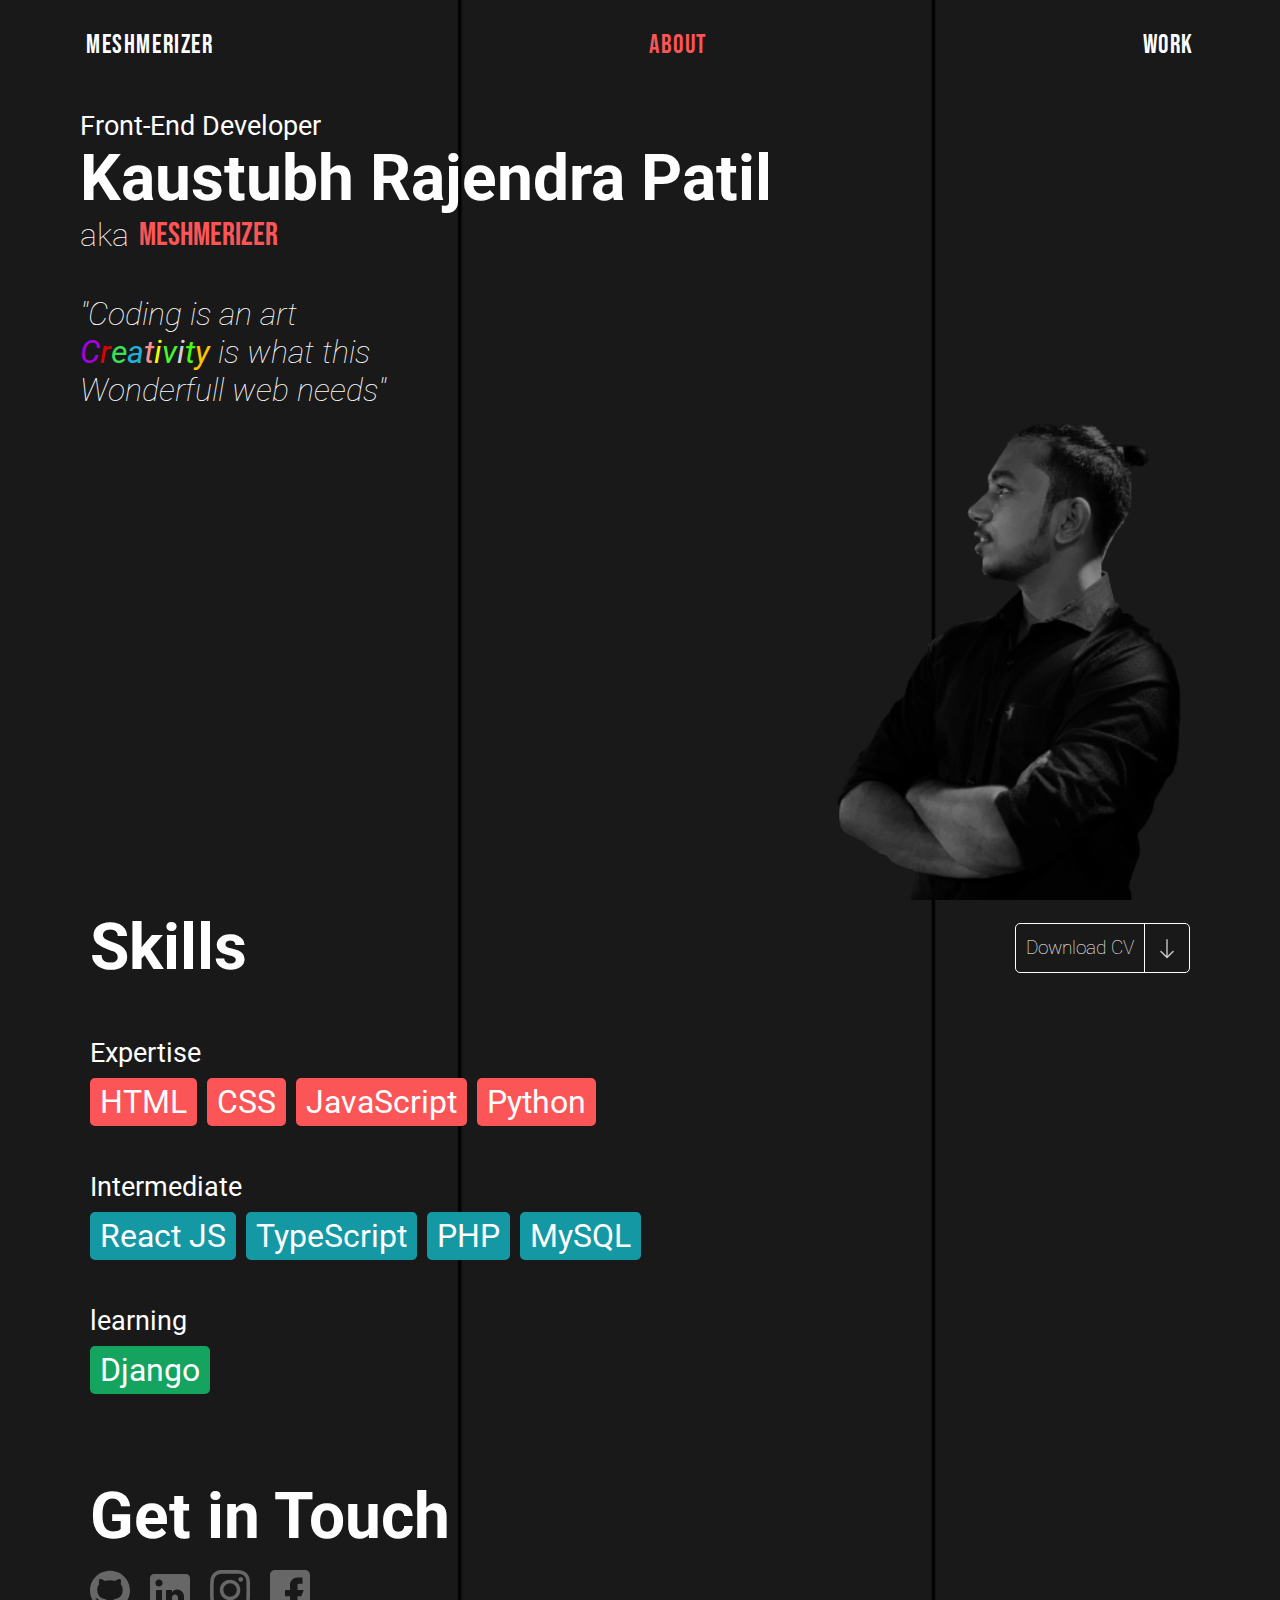
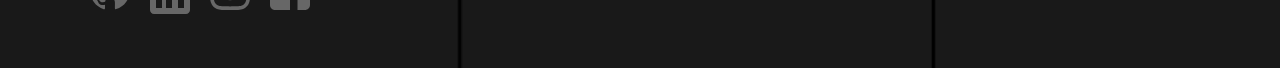
<file: about.html>
<!DOCTYPE html>
<html lang="en">
  <head>
    <meta charset="UTF-8" />
    <meta http-equiv="X-UA-Compatible" content="IE=edge" />
    <meta name="viewport" content="width=device-width, initial-scale=1.0" />

    <link rel="stylesheet" href="about.css" />

    <!-- fonts -->
    <link rel="preconnect" href="https://fonts.gstatic.com" />
    <link
      href="https://fonts.googleapis.com/css2?family=Bebas+Neue&display=swap"
      rel="stylesheet"
    />

    <link rel="preconnect" href="https://fonts.gstatic.com" />
    <link
      href="https://fonts.googleapis.com/css2?family=Roboto:ital,wght@0,100;0,300;0,400;0,500;1,100;1,300;1,400;1,500;1,700&display=swap"
      rel="stylesheet"
    />

    <title>About Me</title>
  </head>
  <body>
    <div class="container">
      <div class="navbar">
        <a class="nav_item1" href="index.html">Meshmerizer</a>
        <a class="nav_item2" href="about.html">ABOUT</a>
        <a class="nav_item3" href="work.html">WORK</a>
      </div>

      <div class="about_me_section">
        <div class="names">
          <div class="post">
            <h5>Front-End Developer</h5>
          </div>
          <div class="name">
            <h1>Kaustubh Rajendra Patil</h1>
          </div>
          <div class="igname">
            <p class="aka">aka</p>
            <p class="igname_brand">meshmerizer</p>
          </div>
        </div>
        <div class="proverb">
          <p>"Coding is an art</p>
          <p>
            <span class="creativity c1">C</span
            ><span class="creativity c2">r</span
            ><span class="creativity c3">e</span
            ><span class="creativity c4">a</span
            ><span class="creativity c5">t</span
            ><span class="creativity c6">i</span
            ><span class="creativity c7">v</span
            ><span class="creativity c8">i</span
            ><span class="creativity c9">t</span
            ><span class="creativity c10">y</span>
            is what this
          </p>
          <p>Wonderfull web needs"</p>
        </div>
        <div class="photo">
          <img src="images/black_edited.png" alt="my photo" />
        </div>
      </div>

      <div class="skills">
        <div class="headContainer">
          <h1>Skills</h1>
          <a class="download_link" target="_blank" href="docs/resume.pdf">
            <div class="download">
              <div class="downlaod_button">
                <p>Download CV</p>
              </div>
              <div class="download_icon">
                <?xml version="1.0" encoding="iso-8859-1"?>
                <svg
                  version="1.1"
                  id="Capa_1"
                  xmlns="http://www.w3.org/2000/svg"
                  xmlns:xlink="http://www.w3.org/1999/xlink"
                  x="0px"
                  y="0px"
                  viewBox="0 0 31.49 31.49"
                  style="enable-background: new 0 0 31.49 31.49"
                  xml:space="preserve"
                >
                  <path
                    style="fill: #cccccc"
                    d="M21.205,5.007c-0.429-0.444-1.143-0.444-1.587,0c-0.429,0.429-0.429,1.143,0,1.571l8.047,8.047H1.111
                                C0.492,14.626,0,15.118,0,15.737c0,0.619,0.492,1.127,1.111,1.127h26.554l-8.047,8.032c-0.429,0.444-0.429,1.159,0,1.587
                                c0.444,0.444,1.159,0.444,1.587,0l9.952-9.952c0.444-0.429,0.444-1.143,0-1.571L21.205,5.007z"
                  />
                </svg>
              </div>
            </div>
          </a>
        </div>
        <div class="expertise">
          <h5>Expertise</h5>
          <div class="skill_buttons expertise_buttons">
            <div class="skill_button red">HTML</div>
            <div class="skill_button red">CSS</div>
            <div class="skill_button red">JavaScript</div>
            <div class="skill_button red">Python</div>
          </div>
        </div>
        <div class="intermediate">
          <h5>Intermediate</h5>
          <div class="skill_buttons intermediate_buttons">
            <div class="skill_button blue">React JS</div>
            <div class="skill_button blue">TypeScript</div>
            <div class="skill_button blue">PHP</div>
            <div class="skill_button blue">MySQL</div>
          </div>
        </div>
        <div class="learning">
          <h5>learning</h5>
          <div class="skill_buttons learning_buttons">
            <div class="skill_button green">Django</div>
          </div>
        </div>
      </div>

      <div class="contact">
        <h1>Get in Touch</h1>
        <div class="icons_container">
          <a target="_blank" href="https://github.com/pkaustubh401"
            ><svg
              class="icon icon1"
              enable-background="new 0 0 24 24"
              height="40"
              viewBox="0 0 24 24"
              width="40"
              xmlns="http://www.w3.org/2000/svg"
            >
              <path
                d="m12 .5c-6.63 0-12 5.28-12 11.792 0 5.211 3.438 9.63 8.205 11.188.6.111.82-.254.82-.567 0-.28-.01-1.022-.015-2.005-3.338.711-4.042-1.582-4.042-1.582-.546-1.361-1.335-1.725-1.335-1.725-1.087-.731.084-.716.084-.716 1.205.082 1.838 1.215 1.838 1.215 1.07 1.803 2.809 1.282 3.495.981.108-.763.417-1.282.76-1.577-2.665-.295-5.466-1.309-5.466-5.827 0-1.287.465-2.339 1.235-3.164-.135-.298-.54-1.497.105-3.121 0 0 1.005-.316 3.3 1.209.96-.262 1.98-.392 3-.398 1.02.006 2.04.136 3 .398 2.28-1.525 3.285-1.209 3.285-1.209.645 1.624.24 2.823.12 3.121.765.825 1.23 1.877 1.23 3.164 0 4.53-2.805 5.527-5.475 5.817.42.354.81 1.077.81 2.182 0 1.578-.015 2.846-.015 3.229 0 .309.21.678.825.56 4.801-1.548 8.236-5.97 8.236-11.173 0-6.512-5.373-11.792-12-11.792z"
              />
            </svg>
          </a>

          <a
            class="icon icon2"
            target="_blank"
            href="https://www.linkedin.com/in/kaustubh-patil-532325171/"
          >
            <?xml version="1.0" encoding="iso-8859-1"?>

            <!DOCTYPE svg PUBLIC "-//W3C//DTD SVG 1.1//EN" "http://www.w3.org/Graphics/SVG/1.1/DTD/svg11.dtd">
            <svg
              version="1.1"
              id="Capa_1"
              xmlns="http://www.w3.org/2000/svg"
              xmlns:xlink="http://www.w3.org/1999/xlink"
              x="0px"
              y="0px"
              width="40px"
              height="40px"
              viewBox="0 0 510 510"
              style="enable-background: new 0 0 510 510"
              xml:space="preserve"
            >
              <g>
                <g id="post-linkedin">
                  <path
                    d="M459,0H51C22.95,0,0,22.95,0,51v408c0,28.05,22.95,51,51,51h408c28.05,0,51-22.95,51-51V51C510,22.95,487.05,0,459,0z
			         M153,433.5H76.5V204H153V433.5z M114.75,160.65c-25.5,0-45.9-20.4-45.9-45.9s20.4-45.9,45.9-45.9s45.9,20.4,45.9,45.9
			        S140.25,160.65,114.75,160.65z M433.5,433.5H357V298.35c0-20.399-17.85-38.25-38.25-38.25s-38.25,17.851-38.25,38.25V433.5H204
			        V204h76.5v30.6c12.75-20.4,40.8-35.7,63.75-35.7c48.45,0,89.25,40.8,89.25,89.25V433.5z"
                  />
                </g>
              </g>
            </svg>
          </a>

          <a target="_blank" href="https://www.instagram.com/meshmerizer.dev/">
            <svg
              class="icon icon3"
              height="40"
              viewBox="0 0 511 511.9"
              width="40"
              xmlns="http://www.w3.org/2000/svg"
            >
              <path
                d="m510.949219 150.5c-1.199219-27.199219-5.597657-45.898438-11.898438-62.101562-6.5-17.199219-16.5-32.597657-29.601562-45.398438-12.800781-13-28.300781-23.101562-45.300781-29.5-16.296876-6.300781-34.898438-10.699219-62.097657-11.898438-27.402343-1.300781-36.101562-1.601562-105.601562-1.601562s-78.199219.300781-105.5 1.5c-27.199219 1.199219-45.898438 5.601562-62.097657 11.898438-17.203124 6.5-32.601562 16.5-45.402343 29.601562-13 12.800781-23.097657 28.300781-29.5 45.300781-6.300781 16.300781-10.699219 34.898438-11.898438 62.097657-1.300781 27.402343-1.601562 36.101562-1.601562 105.601562s.300781 78.199219 1.5 105.5c1.199219 27.199219 5.601562 45.898438 11.902343 62.101562 6.5 17.199219 16.597657 32.597657 29.597657 45.398438 12.800781 13 28.300781 23.101562 45.300781 29.5 16.300781 6.300781 34.898438 10.699219 62.101562 11.898438 27.296876 1.203124 36 1.5 105.5 1.5s78.199219-.296876 105.5-1.5c27.199219-1.199219 45.898438-5.597657 62.097657-11.898438 34.402343-13.300781 61.601562-40.5 74.902343-74.898438 6.296876-16.300781 10.699219-34.902343 11.898438-62.101562 1.199219-27.300781 1.5-36 1.5-105.5s-.101562-78.199219-1.300781-105.5zm-46.097657 209c-1.101562 25-5.300781 38.5-8.800781 47.5-8.601562 22.300781-26.300781 40-48.601562 48.601562-9 3.5-22.597657 7.699219-47.5 8.796876-27 1.203124-35.097657 1.5-103.398438 1.5s-76.5-.296876-103.402343-1.5c-25-1.097657-38.5-5.296876-47.5-8.796876-11.097657-4.101562-21.199219-10.601562-29.398438-19.101562-8.5-8.300781-15-18.300781-19.101562-29.398438-3.5-9-7.699219-22.601562-8.796876-47.5-1.203124-27-1.5-35.101562-1.5-103.402343s.296876-76.5 1.5-103.398438c1.097657-25 5.296876-38.5 8.796876-47.5 4.101562-11.101562 10.601562-21.199219 19.203124-29.402343 8.296876-8.5 18.296876-15 29.398438-19.097657 9-3.5 22.601562-7.699219 47.5-8.800781 27-1.199219 35.101562-1.5 103.398438-1.5 68.402343 0 76.5.300781 103.402343 1.5 25 1.101562 38.5 5.300781 47.5 8.800781 11.097657 4.097657 21.199219 10.597657 29.398438 19.097657 8.5 8.300781 15 18.300781 19.101562 29.402343 3.5 9 7.699219 22.597657 8.800781 47.5 1.199219 27 1.5 35.097657 1.5 103.398438s-.300781 76.300781-1.5 103.300781zm0 0"
              />
              <path
                d="m256.449219 124.5c-72.597657 0-131.5 58.898438-131.5 131.5s58.902343 131.5 131.5 131.5c72.601562 0 131.5-58.898438 131.5-131.5s-58.898438-131.5-131.5-131.5zm0 216.800781c-47.097657 0-85.300781-38.199219-85.300781-85.300781s38.203124-85.300781 85.300781-85.300781c47.101562 0 85.300781 38.199219 85.300781 85.300781s-38.199219 85.300781-85.300781 85.300781zm0 0"
              />
              <path
                d="m423.851562 119.300781c0 16.953125-13.746093 30.699219-30.703124 30.699219-16.953126 0-30.699219-13.746094-30.699219-30.699219 0-16.957031 13.746093-30.699219 30.699219-30.699219 16.957031 0 30.703124 13.742188 30.703124 30.699219zm0 0"
              />
            </svg>
          </a>

          <a
            target="_blank"
            href="https://www.facebook.com/kaustubh.patil.3994885/"
          >
            <?xml version="1.0" encoding="iso-8859-1"?>
            <svg
              class="icon icon4"
              version="1.1"
              id="Capa_1"
              xmlns="http://www.w3.org/2000/svg"
              xmlns:xlink="http://www.w3.org/1999/xlink"
              x="0px"
              y="0px"
              viewBox="0 0 512 512"
              style="enable-background: new 0 0 512 512"
              xml:space="preserve"
            >
              <g>
                <g>
                  <path
                    d="M448,0H64C28.704,0,0,28.704,0,64v384c0,35.296,28.704,64,64,64h192V336h-64v-80h64v-64c0-53.024,42.976-96,96-96h64v80
                    h-32c-17.664,0-32-1.664-32,16v64h80l-32,80h-48v176h96c35.296,0,64-28.704,64-64V64C512,28.704,483.296,0,448,0z"
                  />
                </g>
              </g>
            </svg>
          </a>
        </div>
      </div>
    </div>
  </body>
</html>
</file>
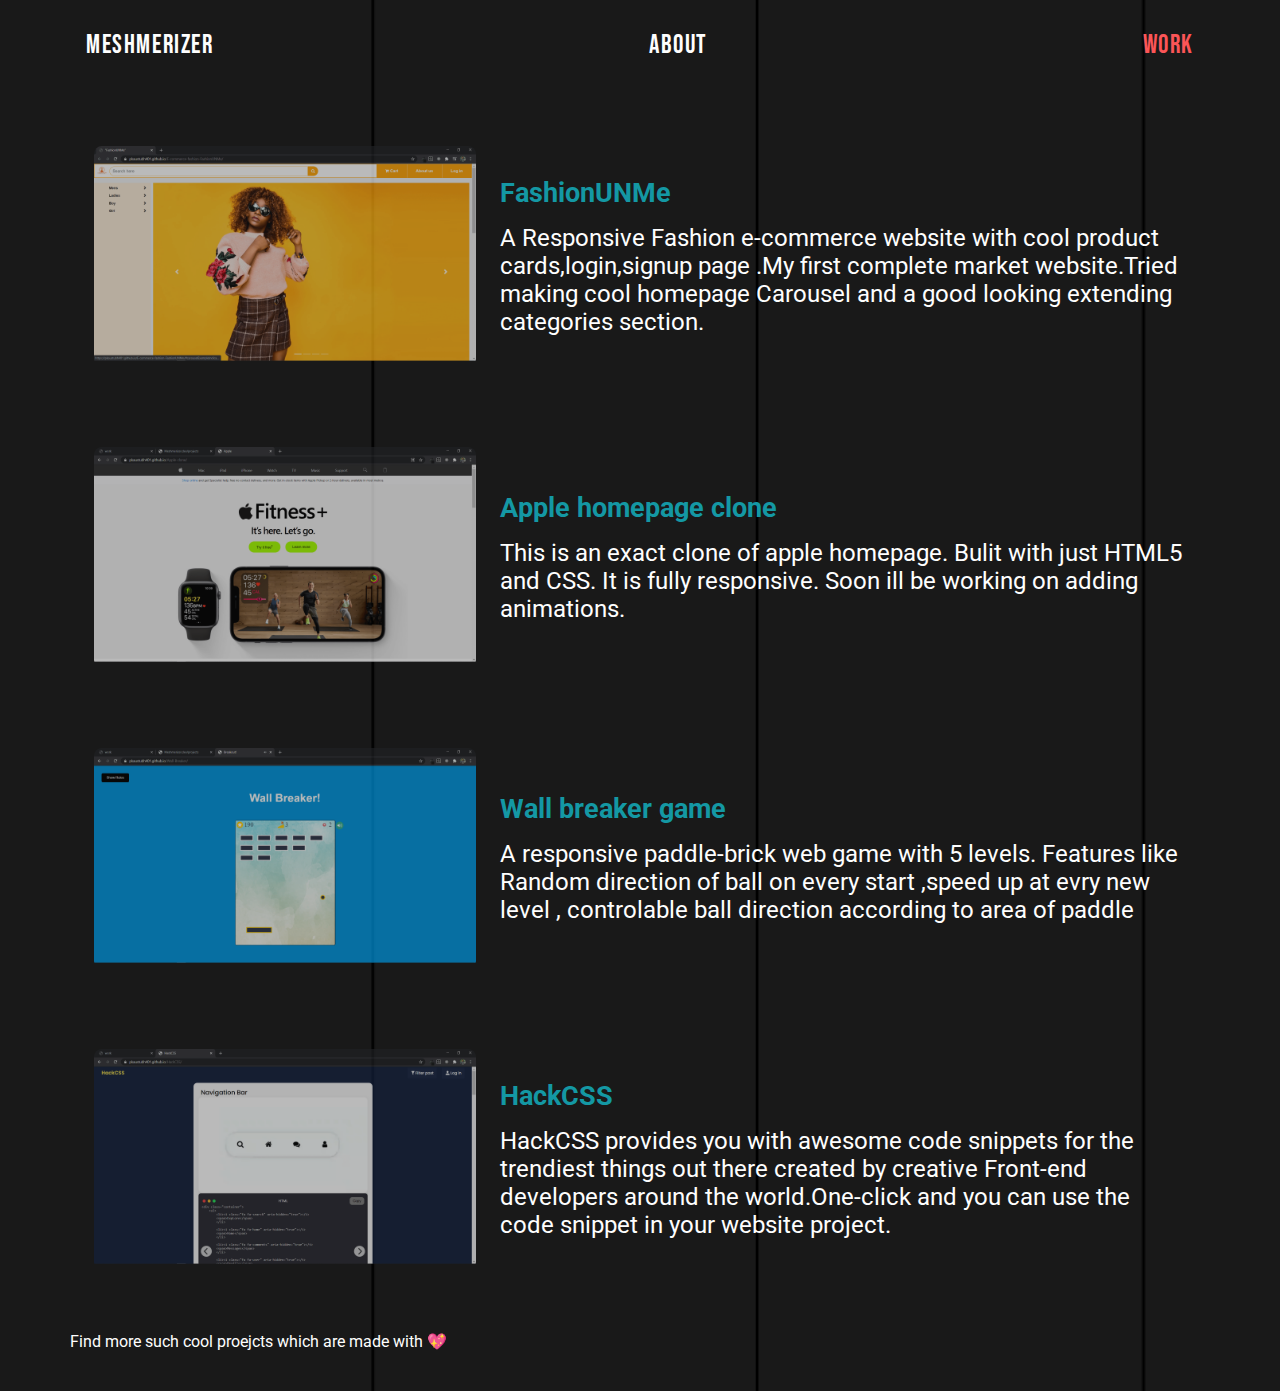
<file: work.html>
<!DOCTYPE html>
<html lang="en">
<head>
    <meta charset="UTF-8">
    <meta http-equiv="X-UA-Compatible" content="IE=edge">
    <meta name="viewport" content="width=device-width, initial-scale=1.0">

    <link rel="stylesheet" href="work.css">

    <!-- fonts -->
    <link rel="preconnect" href="https://fonts.gstatic.com">
<link href="https://fonts.googleapis.com/css2?family=Bebas+Neue&display=swap" rel="stylesheet">

<link rel="preconnect" href="https://fonts.gstatic.com">
<link href="https://fonts.googleapis.com/css2?family=Roboto:ital,wght@0,100;0,300;0,400;0,500;1,100;1,300;1,400;1,500;1,700&display=swap" rel="stylesheet">

    <title>work</title>
</head>
<body>
    <div class="container">
        <div class="navbar">
        <a class=nav_item1 href="index.html">Meshmerizer</a>
        <a class=nav_item2 href="about.html">ABOUT</a>
        <a class=nav_item3 href="work.html">WORK</a>
        </div>

        <div class="projects">  
            <div class="project">
                <div class="preview">
                    <a target="_blank" href="https://pkaustubh401.github.io/E-commerce-fashion-FashionUNMe/">
                        <img src="images/fashion.png" alt="project image">
                    </a>
                </div>
                <div class="info">
                    <div class="title">
                        <a target="_blank" href="https://pkaustubh401.github.io/E-commerce-fashion-FashionUNMe/">
                            <h5>FashionUNMe</h5>
                        </a>
                    </div>
                    <div class="brief">
                        <p>A Responsive Fashion e-commerce website with cool product cards,login,signup page .My first complete market website.Tried making cool homepage Carousel and a good looking extending categories section.</p>
                    </div>
                </div>
            </div>

            <div class="project">
                <div class="preview">
                    <a target="_blank" href="https://pkaustubh401.github.io/Apple-clone/">
                        <img src="images/appleclone.png" alt="project image">
                    </a>
                </div>
                <div class="info">
                    <div class="title">
                        <a target="_blank" href="https://pkaustubh401.github.io/Apple-clone/">
                            <h5>Apple homepage clone</h5>
                        </a>
                    </div>
                    <div class="brief">
                        <p>This is an exact clone of apple homepage. Bulit with just HTML5 and CSS. It is fully responsive. Soon ill be working on adding animations.</p>
                    </div>
                </div>
            </div>

            <div class="project">
                <div class="preview">
                    <a target="_blank" href="https://pkaustubh401.github.io/Wall-Breaker/">
                        <img src="images/wallbreaker.png" alt="project image">
                    </a>
                </div>
                <div class="info">
                    <div class="title">
                        <a target="_blank" href="https://pkaustubh401.github.io/Wall-Breaker/">
                            <h5>Wall breaker game</h5>
                        </a>
                    </div>
                    <div class="brief">
                        <p>A responsive paddle-brick web game with 5 levels. Features like Random direction of ball on every start ,speed up at evry new level , controlable ball direction according to area of paddle</p>
                    </div>
                </div>
            </div>

            <div class="project">
                <div class="preview">
                    <a target="_blank" href="https://pkaustubh401.github.io/HackCSS/">
                        <img src="images/HackCSS.png" alt="project image">
                    </a>
                </div>
                <div class="info">
                    <div class="title">
                        <a target="_blank" href="https://pkaustubh401.github.io/HackCSS/">
                            <h5>HackCSS</h5>
                        </a>
                    </div>
                    <div class="brief">
                        <p>HackCSS provides you with awesome code snippets for the trendiest things out there created by creative Front-end developers around the world.One-click and you can use the code snippet in your website project. </p>
                    </div>
                </div>
            </div>
        </div>

        <a target="_blank" class="footer" href="https://github.com/pkaustubh401">
        Find more such cool proejcts which are made with &#128150
        </a>
</file>
<file: about.css>
* {
  box-sizing: border-box;
  padding: 0;
  margin: 0;
}

body {
  background-image: url(images/background.jpg);
  background-size: cover;
}

.container {
  max-width: 1140px;
  margin: auto;
}

/* NAVBAR */
.navbar {
  width: 100%;
  display: flex;
  justify-content: space-between;
  align-items: center;
  padding: 1rem;
  height: 10vh;
}

.navbar a {
  font-family: "Bebas Neue", cursive;
  color: #fefefe;
  font-size: 1.6rem;
  letter-spacing: 0.1rem;
  transition: color 0.5s ease;
  text-decoration: none;
}

.nav_item2 {
  display: none;
}

.nav_item2 {
  color: #fc5557 !important;
}

.navbar a:hover {
  color: #fc5557;
}

/*About me section*/
.about_me_section {
  display: flex;
  flex-direction: column;
  position: relative;
  height: 90vh;
}

.names {
  display: flex;
  flex-direction: column;
  justify-content: center;
  padding: 20px 0px 20px 10px;
}

.post h5 {
  font-family: "Roboto", sans-serif;
  font-weight: normal;
  color: #fefefe;
}

.name h1 {
  font-family: "Roboto", sans-serif;
  font-weight: bold;
  color: #fefefe;
}

.igname {
  display: flex;
}

.aka {
  font-family: "Roboto", sans-serif;
  font-weight: lighter;
  color: #fefefe;
}

.igname_brand {
  font-family: "Bebas Neue", cursive;
  color: #fc5557;
  padding: 0 0 0 10px;
}

.proverb {
  padding: 20px 0px 20px 10px;
}

.proverb p {
  font-family: "Roboto", sans-serif;
  font-weight: lighter;
  font-style: italic;
  color: #fefefe;
}

.creativity {
  font-weight: 400;
}

.c1 {
  color: #a700e1;
}
.c2 {
  color: #e10000;
}
.c3 {
  color: #3ae056;
}
.c4 {
  color: #20b2d6;
}
.c5 {
  color: #fc9090;
}
.c6 {
  color: #eeff00;
}
.c7 {
  color: #48f830;
}
.c8 {
  color: #d3d3d3;
}
.c9 {
  color: #42fc13;
}
.c10 {
  color: #ffc400;
}

.photo {
  position: absolute;
  right: 20px;
  bottom: 0px;
  height: 60%;
}

.photo img {
  height: 100%;
  width: auto;
}

/*skills section*/
.skills,
.contact {
  font-family: "Roboto", sans-serif;
  padding: 10px 20px;
  color: #fefefe;
}

.headContainer {
  display: flex;
  justify-content: space-between;
  align-items: center;
  margin-bottom: 2rem;
}

.download {
  display: flex;
  justify-content: center;
  align-items: center;
  background-color: #191919;
  border: 1px solid #fefefe;
  border-radius: 5px;
}

.download_link {
  text-decoration: none;
  color: #fefefe;
}

.download p {
  color: white;
  text-decoration: none;
  font-weight: lighter;
  font-size: 1.2rem;
  padding: 5px 10px;
}

.download_icon {
  border-left: 1px solid;
  padding: 5px 10px;
}

.download_icon svg {
  width: 1.5rem;
  height: 1.2rem;
  transform: rotate(90deg);
}

.skill_buttons {
  display: flex;
  justify-content: flex-start;
  align-items: center;
  flex-wrap: wrap;
}

.expertise,
.intermediate,
.learning {
  padding: 20px 0px;
}

.skills h5 {
  font-weight: normal;
  margin-bottom: 10px;
}

.skill_button {
  padding: 5px 10px;
  margin-right: 10px;
  margin-bottom: 5px;
  border-radius: 5px;
}

.red {
  background-color: #fc5557;
}

.blue {
  background-color: #1498a4;
}

.green {
  background-color: #14a45f;
}

/*Icons*/
.contact {
  margin-top: 2.5rem;
}

.contact h1 {
  margin-bottom: 1rem;
}

.icons_container {
  display: flex;
  justify-content: flex-start;
  align-items: center;
}

.icon {
  margin-right: 20px;
  width: 40px;
  height: 40px;
  margin-bottom: 40px;
  fill: #676767;
  transition: fill 0.5s ease;
}

.icons_container svg:hover {
  fill: #1498a4;
}

@media screen and (min-width: 600px) {
  body {
    font-size: 24px;
  }

  .nav_item2 {
    display: inline-block;
  }
}

@media screen and (min-width: 800px) {
  body {
    font-size: 32px;
  }
}
</file>
<file: work.css>
* {
  box-sizing: border-box;
  padding: 0;
  margin: 0;
}

body {
  background-image: url(images/background.jpg);
  background-size: cover;
}

.container {
  max-width: 1140px;
  margin: auto;
}

/* NAVBAR */
.navbar {
  width: 100%;
  display: flex;
  justify-content: space-between;
  align-items: center;
  padding: 1rem;
  height: 10vh;
}

.navbar a {
  font-family: "Bebas Neue", cursive;
  color: #fefefe;
  font-size: 1.6rem;
  letter-spacing: 0.1rem;
  transition: color 0.5s ease;
  text-decoration: none;
}

.nav_item3 {
  display: none;
}

.nav_item3 {
  color: #fc5557 !important;
}

.navbar a:hover {
  color: #fc5557;
}

/*projects*/
.project {
  display: flex;
  flex-direction: column;
  justify-content: center;
  align-items: center;
  padding: 1.5rem;
  margin: 2rem 0;
}

.preview {
  width: 100%;
  margin: auto;
  border-radius: 0.5rem;
  overflow: hidden;
}

.preview img {
  width: 100%;
  height: auto;
  object-fit: cover;
  opacity: 0.7;
}

.preview img:hover {
  opacity: 1;
}

.info {
  display: flex;
  justify-content: center;
  align-items: center;
  flex-direction: column;
  padding: 1.5rem 0;
  font-family: "Roboto", sans-serif;
  color: #fefefe;
}

.title {
  color: #1498a4;
  font-size: 2rem;
  margin-bottom: 1rem;
}

.title a {
  color: #1498a4;
  text-decoration: none;
  transition: all 0.5s ease;
}

.title a:hover {
  font-size: 2.1rem;
}

.footer {
  font-family: "Roboto", sans-serif;
  color: #fefefe;
  text-decoration: none;
  font-size: 1rem;
  padding: 0 0 40px 0;
}

.footer:hover {
  color: #1498a4;
}

@media screen and (min-width: 450px) {
  body {
    font-size: 20px;
  }

  .nav_item3 {
    display: block;
  }
}

@media screen and (min-width: 650px) {
  body {
    font-size: 24px;
  }

  .project {
    flex-direction: row;
  }

  .info {
    padding: 0 0 0 1.5rem;
    align-items: flex-start;
    width: 65%;
  }

  .preview {
    width: 35%;
  }
}
</file>
